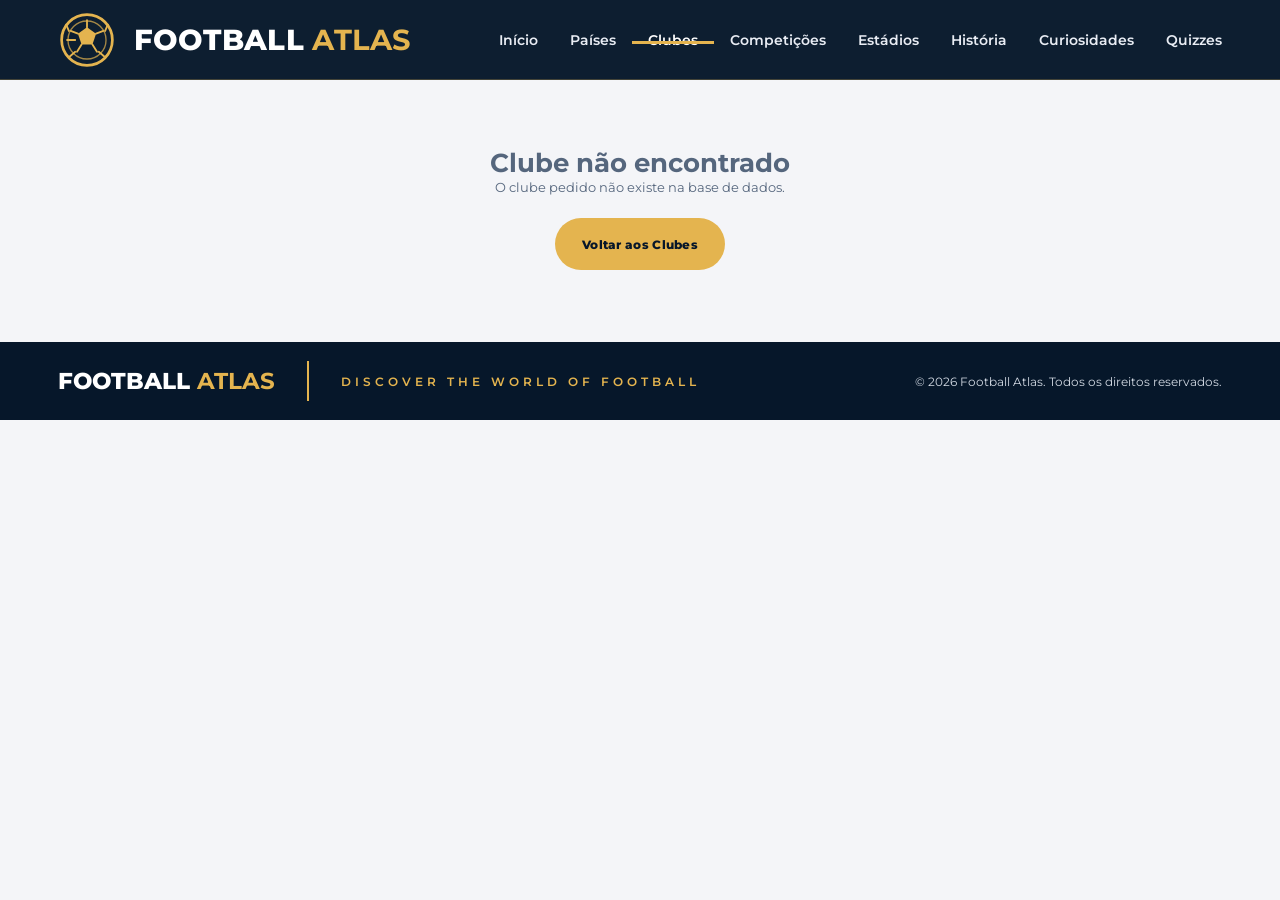
<file: pages/club.html>
<!DOCTYPE html>
<html lang="pt">
<head>
    <meta charset="UTF-8">
    <meta name="viewport" content="width=device-width, initial-scale=1.0">
    <meta name="description" content="Ficha detalhada do clube no Football Atlas: história, títulos, estatísticas, plantel atual, lendas, curiosidades e fotografias.">
    <meta name="theme-color" content="#06172a">

    <title>Clube | Football Atlas</title>

    <link rel="preconnect" href="https://fonts.googleapis.com">
    <link rel="preconnect" href="https://fonts.gstatic.com" crossorigin>
    <link href="https://fonts.googleapis.com/css2?family=Montserrat:wght@400;500;600;700;800&display=swap" rel="stylesheet">

    <link rel="stylesheet" href="../style.css">
    <script src="../data.js" defer></script>
    <script src="../main.js" defer></script>
</head>

<body>
    <header class="site-header">
        <a class="brand" href="../index.html" aria-label="Football Atlas — início">
            <span class="brand-mark" aria-hidden="true">
                <svg viewBox="0 0 64 64" fill="none">
                    <circle cx="32" cy="32" r="28" stroke="currentColor" stroke-width="3"/>
                    <circle cx="32" cy="32" r="21" stroke="currentColor" stroke-width="1.5" opacity=".7"/>
                    <path d="M32 18 42 25 38 37 26 37 22 25 32 18Z" fill="currentColor"/>
                    <path d="M32 18v-8M42 25l8-3M38 37l5 8M26 37l-5 8M22 25l-8-3M10 32h9M45 45l7 6M19 45l-7 6M52 22l3-7M12 22l-3-7"
                          stroke="currentColor" stroke-width="2" stroke-linecap="round"/>
                </svg>
            </span>

            <span class="brand-name">FOOTBALL <strong>ATLAS</strong></span>
        </a>

        <button class="menu-toggle" id="menu-toggle" type="button"
                aria-label="Abrir menu" aria-controls="navigation" aria-expanded="false">
            <span></span>
            <span></span>
            <span></span>
        </button>

        <nav class="navigation" id="navigation" aria-label="Menu principal">
            <a class="nav-link" href="../index.html">Início</a>
            <a class="nav-link" href="countries.html">Países</a>
            <a class="nav-link is-current" href="clubs.html" aria-current="page">Clubes</a>
            <a class="nav-link" href="competitions.html">Competições</a>
            <a class="nav-link" href="stadiums.html">Estádios</a>
            <a class="nav-link" href="history.html">História</a>
            <a class="nav-link" href="curiosities.html">Curiosidades</a>
            <a class="nav-link" href="quizzes.html">Quizzes</a>
        </nav>
    </header>

    <main class="section">
        <div id="club-detail" aria-live="polite"></div>
    </main>

    <footer class="site-footer">
        <a class="footer-brand" href="../index.html">
            FOOTBALL <strong>ATLAS</strong>
        </a>

        <span class="footer-divider" aria-hidden="true"></span>

        <p class="footer-slogan">DISCOVER THE WORLD OF FOOTBALL</p>

        <p class="copyright">
            © 2026 Football Atlas. Todos os direitos reservados.
        </p>
    </footer>
</body>
</html>
</file>
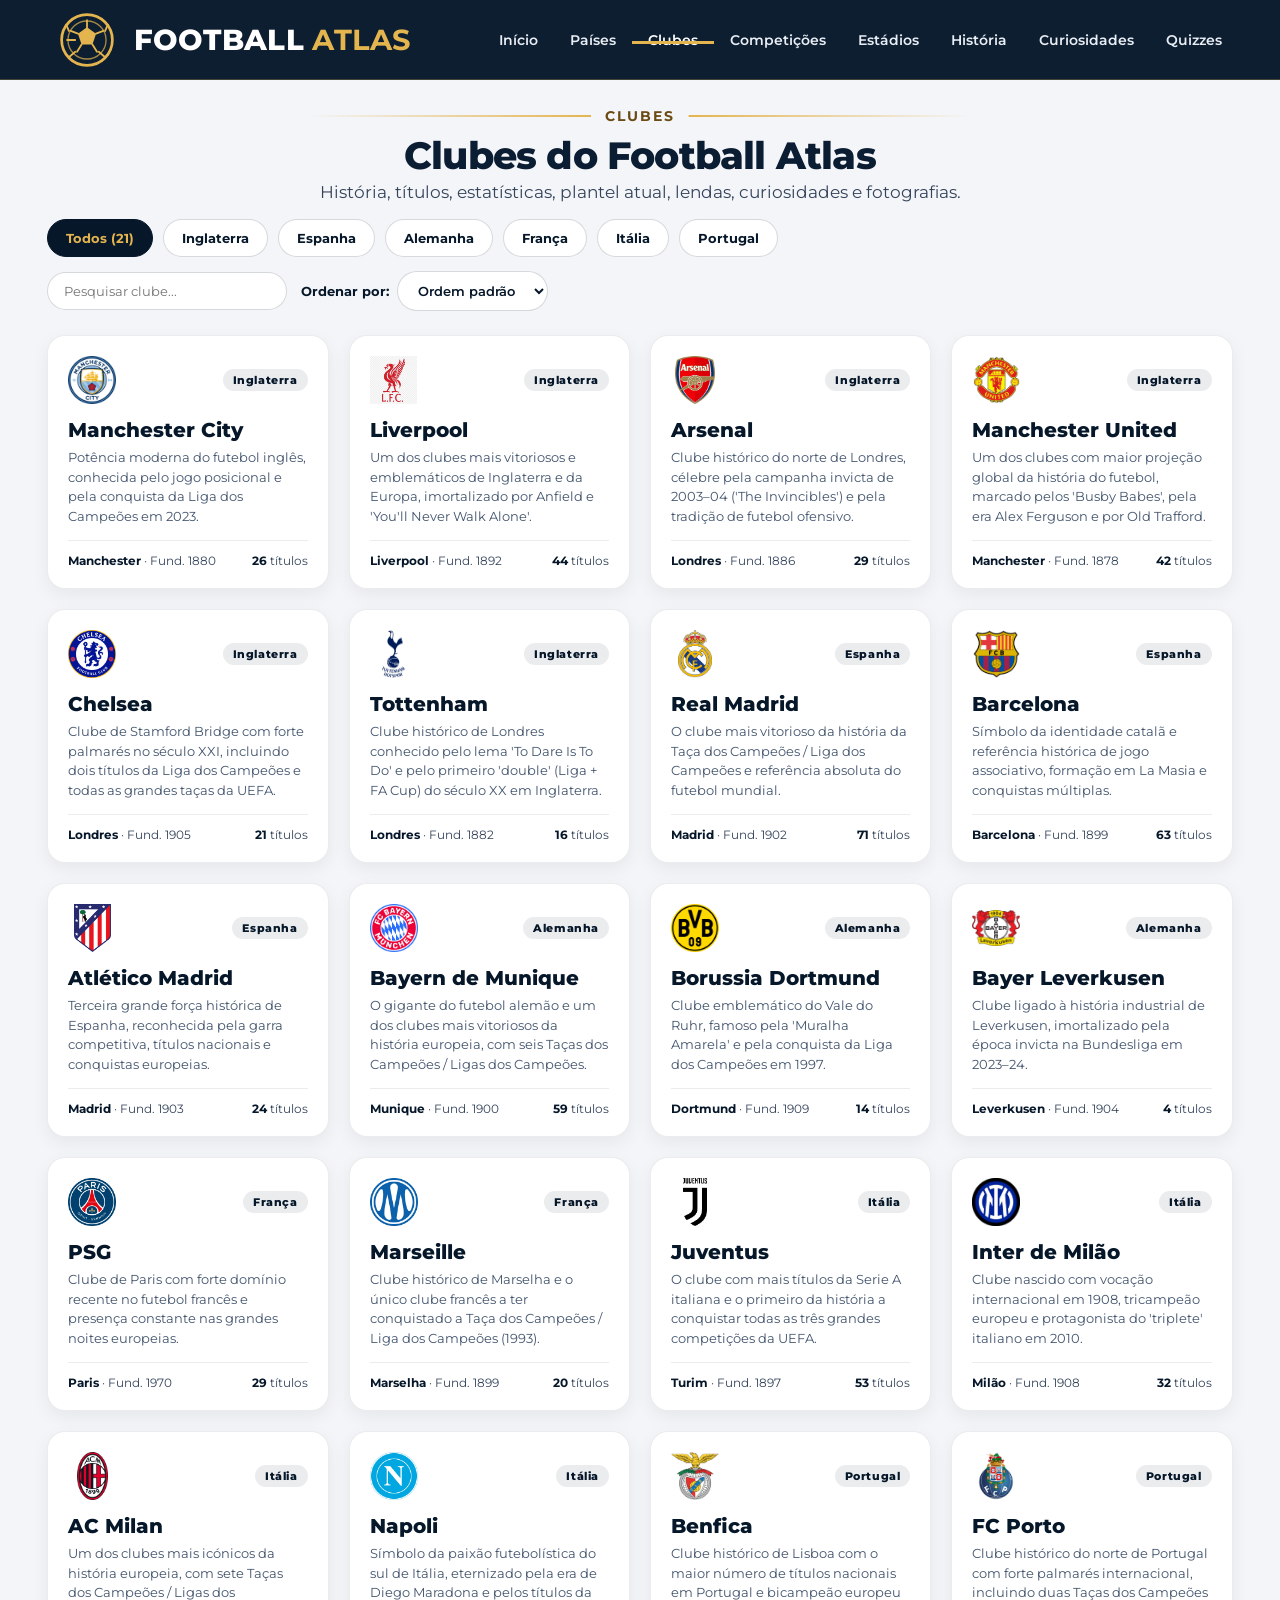
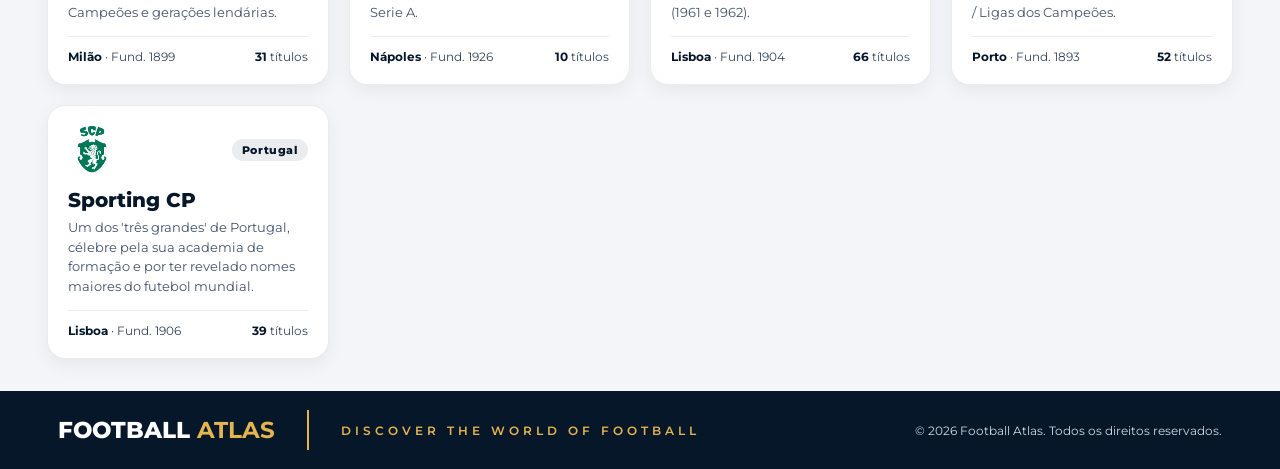
<file: pages/clubs.html>
<!DOCTYPE html>
<html lang="pt">
<head>
    <meta charset="UTF-8">
    <meta name="viewport" content="width=device-width, initial-scale=1.0">
    <meta name="description" content="Explora os 21 clubes do Football Atlas: história, títulos, estatísticas, plantel atual, lendas, curiosidades e fotografias.">
    <meta name="theme-color" content="#06172a">

    <title>Clubes | Football Atlas</title>

    <link rel="preconnect" href="https://fonts.googleapis.com">
    <link rel="preconnect" href="https://fonts.gstatic.com" crossorigin>
    <link href="https://fonts.googleapis.com/css2?family=Montserrat:wght@400;500;600;700;800&display=swap" rel="stylesheet">

    <link rel="stylesheet" href="../style.css">
    <script src="../data.js" defer></script>
    <script src="../main.js" defer></script>
</head>

<body>
    <header class="site-header">
        <a class="brand" href="../index.html" aria-label="Football Atlas — início">
            <span class="brand-mark" aria-hidden="true">
                <svg viewBox="0 0 64 64" fill="none">
                    <circle cx="32" cy="32" r="28" stroke="currentColor" stroke-width="3"/>
                    <circle cx="32" cy="32" r="21" stroke="currentColor" stroke-width="1.5" opacity=".7"/>
                    <path d="M32 18 42 25 38 37 26 37 22 25 32 18Z" fill="currentColor"/>
                    <path d="M32 18v-8M42 25l8-3M38 37l5 8M26 37l-5 8M22 25l-8-3M10 32h9M45 45l7 6M19 45l-7 6M52 22l3-7M12 22l-3-7"
                          stroke="currentColor" stroke-width="2" stroke-linecap="round"/>
                </svg>
            </span>

            <span class="brand-name">FOOTBALL <strong>ATLAS</strong></span>
        </a>

        <button class="menu-toggle" id="menu-toggle" type="button"
                aria-label="Abrir menu" aria-controls="navigation" aria-expanded="false">
            <span></span>
            <span></span>
            <span></span>
        </button>

        <nav class="navigation" id="navigation" aria-label="Menu principal">
            <a class="nav-link" href="../index.html">Início</a>
            <a class="nav-link" href="countries.html">Países</a>
            <a class="nav-link is-current" href="clubs.html" aria-current="page">Clubes</a>
            <a class="nav-link" href="competitions.html">Competições</a>
            <a class="nav-link" href="stadiums.html">Estádios</a>
            <a class="nav-link" href="history.html">História</a>
            <a class="nav-link" href="curiosities.html">Curiosidades</a>
            <a class="nav-link" href="quizzes.html">Quizzes</a>
        </nav>
    </header>

    <main class="section">
        <div class="section-heading">
            <div class="eyebrow centered">
                <i></i>
                <span>CLUBES</span>
                <i></i>
            </div>

            <h1>Clubes do Football Atlas</h1>
            <p>História, títulos, estatísticas, plantel atual, lendas, curiosidades e fotografias.</p>
        </div>

        <div class="countries-toolbar" role="region" aria-label="Filtrar clubes">
            <div class="filter-buttons" id="club-country-filters" role="group" aria-label="Filtrar por país">
                <button type="button" class="filter-btn is-active" data-country="ALL">Todos (21)</button>
                <button type="button" class="filter-btn" data-country="Inglaterra">Inglaterra</button>
                <button type="button" class="filter-btn" data-country="Espanha">Espanha</button>
                <button type="button" class="filter-btn" data-country="Alemanha">Alemanha</button>
                <button type="button" class="filter-btn" data-country="França">França</button>
                <button type="button" class="filter-btn" data-country="Itália">Itália</button>
                <button type="button" class="filter-btn" data-country="Portugal">Portugal</button>
            </div>

            <div class="toolbar-controls">
                <label class="search-box">
                    <span class="sr-only">Pesquisar clube</span>
                    <input type="search" id="club-search" placeholder="Pesquisar clube..." autocomplete="off">
                </label>

                <div class="sort-control">
                    <label for="club-sort">Ordenar por:</label>
                    <select id="club-sort" class="filter-select">
                        <option value="default">Ordem padrão</option>
                        <option value="name-asc">Nome (A–Z)</option>
                        <option value="name-desc">Nome (Z–A)</option>
                        <option value="titles-desc">Mais títulos</option>
                        <option value="founded-asc">Mais antigos</option>
                    </select>
                </div>
            </div>
        </div>

        <div class="countries-grid" id="clubs-grid" aria-live="polite"></div>
    </main>

    <footer class="site-footer">
        <a class="footer-brand" href="../index.html">
            FOOTBALL <strong>ATLAS</strong>
        </a>

        <span class="footer-divider" aria-hidden="true"></span>

        <p class="footer-slogan">DISCOVER THE WORLD OF FOOTBALL</p>

        <p class="copyright">
            © 2026 Football Atlas. Todos os direitos reservados.
        </p>
    </footer>
</body>
</html>
</file>
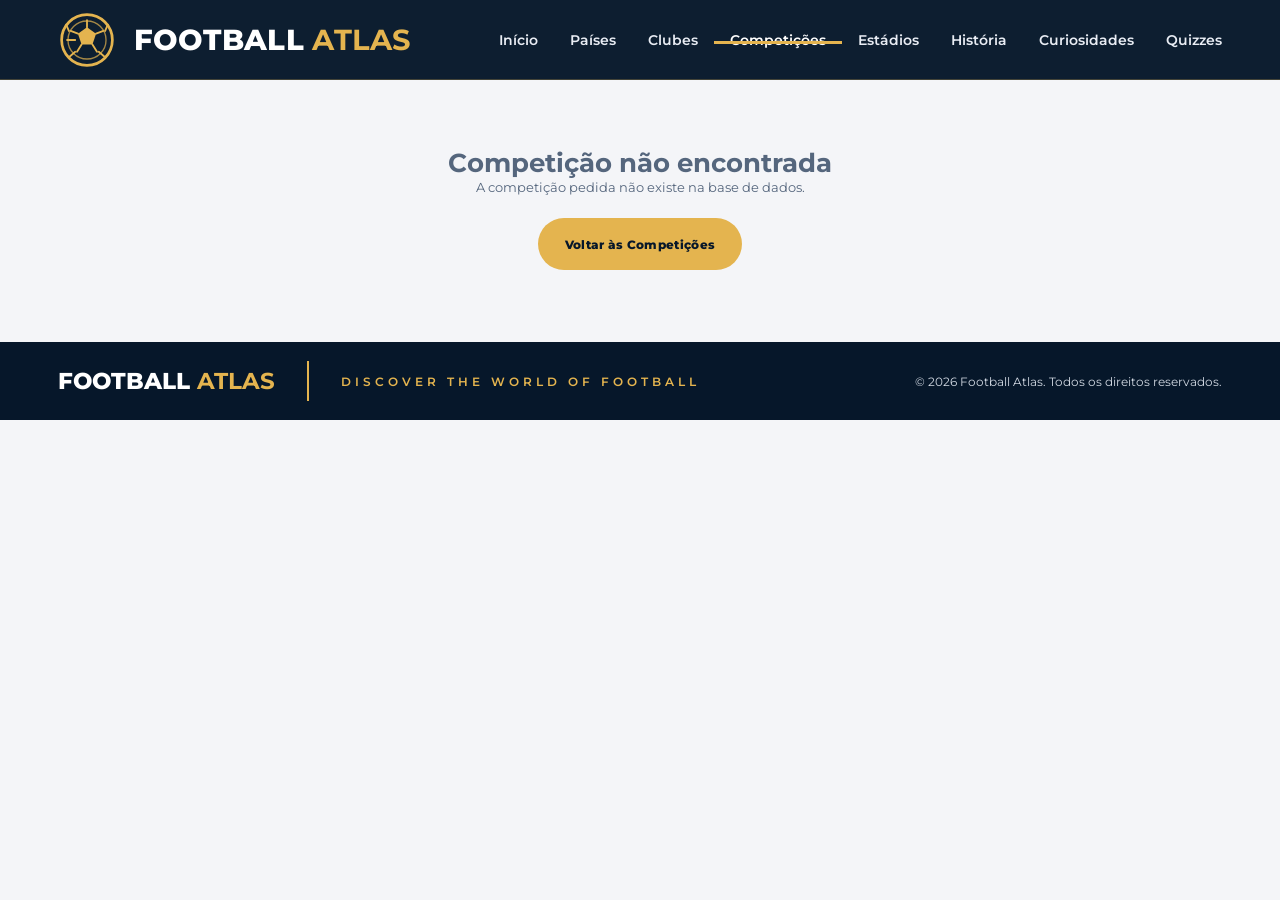
<file: pages/competition.html>
<!DOCTYPE html>
<html lang="pt">
<head>
    <meta charset="UTF-8">
    <meta name="viewport" content="width=device-width, initial-scale=1.0">
    <meta name="description" content="Ficha detalhada da competição no Football Atlas: história do troféu, participantes e histórico de vencedores.">
    <meta name="theme-color" content="#06172a">

    <title>Competição | Football Atlas</title>

    <link rel="preconnect" href="https://fonts.googleapis.com">
    <link rel="preconnect" href="https://fonts.gstatic.com" crossorigin>
    <link href="https://fonts.googleapis.com/css2?family=Montserrat:wght@400;500;600;700;800&display=swap" rel="stylesheet">

    <link rel="stylesheet" href="../style.css">
    <script src="../data.js" defer></script>
    <script src="../main.js" defer></script>
</head>

<body>
    <header class="site-header">
        <a class="brand" href="../index.html" aria-label="Football Atlas — início">
            <span class="brand-mark" aria-hidden="true">
                <svg viewBox="0 0 64 64" fill="none">
                    <circle cx="32" cy="32" r="28" stroke="currentColor" stroke-width="3"/>
                    <circle cx="32" cy="32" r="21" stroke="currentColor" stroke-width="1.5" opacity=".7"/>
                    <path d="M32 18 42 25 38 37 26 37 22 25 32 18Z" fill="currentColor"/>
                    <path d="M32 18v-8M42 25l8-3M38 37l5 8M26 37l-5 8M22 25l-8-3M10 32h9M45 45l7 6M19 45l-7 6M52 22l3-7M12 22l-3-7"
                          stroke="currentColor" stroke-width="2" stroke-linecap="round"/>
                </svg>
            </span>

            <span class="brand-name">FOOTBALL <strong>ATLAS</strong></span>
        </a>

        <button class="menu-toggle" id="menu-toggle" type="button"
                aria-label="Abrir menu" aria-controls="navigation" aria-expanded="false">
            <span></span>
            <span></span>
            <span></span>
        </button>

        <nav class="navigation" id="navigation" aria-label="Menu principal">
            <a class="nav-link" href="../index.html">Início</a>
            <a class="nav-link" href="countries.html">Países</a>
            <a class="nav-link" href="clubs.html">Clubes</a>
            <a class="nav-link is-current" href="competitions.html" aria-current="page">Competições</a>
            <a class="nav-link" href="stadiums.html">Estádios</a>
            <a class="nav-link" href="history.html">História</a>
            <a class="nav-link" href="curiosities.html">Curiosidades</a>
            <a class="nav-link" href="quizzes.html">Quizzes</a>
        </nav>
    </header>

    <main class="section">
        <div id="competition-detail" aria-live="polite"></div>
    </main>

    <footer class="site-footer">
        <a class="footer-brand" href="../index.html">
            FOOTBALL <strong>ATLAS</strong>
        </a>

        <span class="footer-divider" aria-hidden="true"></span>

        <p class="footer-slogan">DISCOVER THE WORLD OF FOOTBALL</p>

        <p class="copyright">
            © 2026 Football Atlas. Todos os direitos reservados.
        </p>
    </footer>
</body>
</html>
</file>
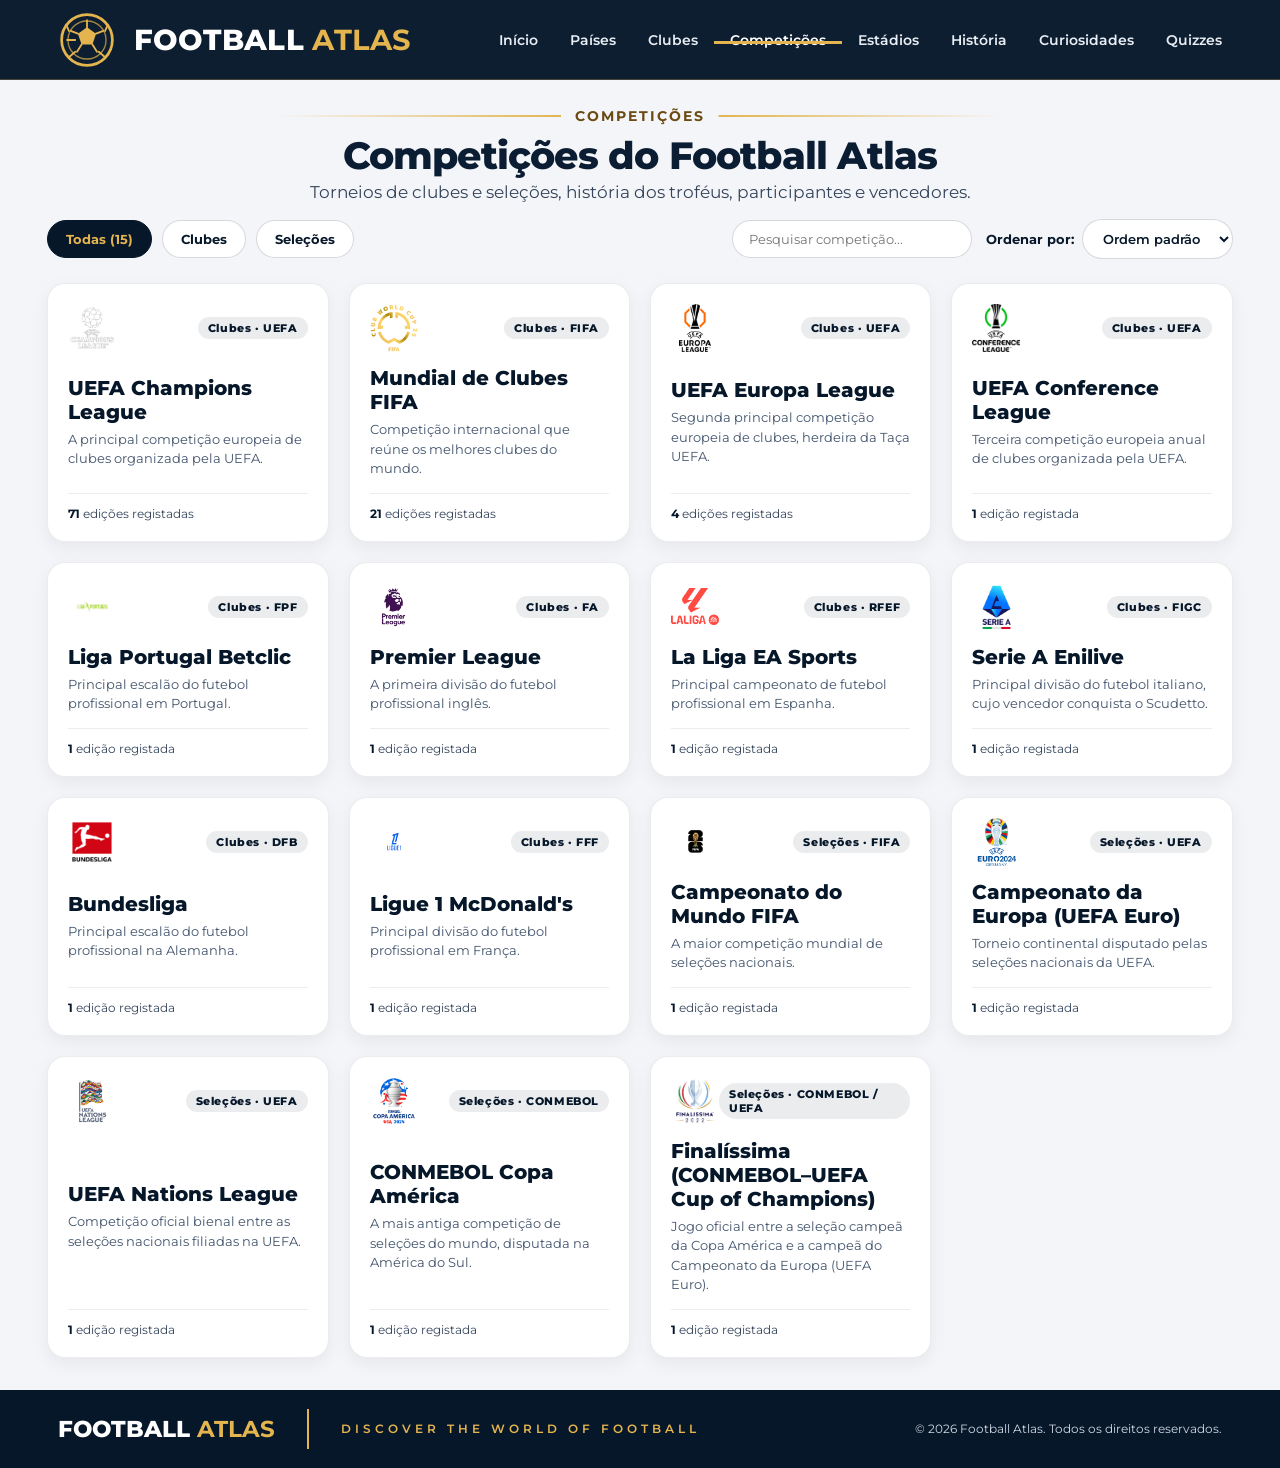
<file: pages/competitions.html>
<!DOCTYPE html>
<html lang="pt">
<head>
    <meta charset="UTF-8">
    <meta name="viewport" content="width=device-width, initial-scale=1.0">
    <meta name="description" content="Explora as competições do Football Atlas: torneios de clubes e seleções, história dos troféus, participantes e vencedores.">
    <meta name="theme-color" content="#06172a">

    <title>Competições | Football Atlas</title>

    <link rel="preconnect" href="https://fonts.googleapis.com">
    <link rel="preconnect" href="https://fonts.gstatic.com" crossorigin>
    <link href="https://fonts.googleapis.com/css2?family=Montserrat:wght@400;500;600;700;800&display=swap" rel="stylesheet">

    <link rel="stylesheet" href="../style.css">
    <script src="../data.js" defer></script>
    <script src="../main.js" defer></script>
</head>

<body>
    <header class="site-header">
        <a class="brand" href="../index.html" aria-label="Football Atlas — início">
            <span class="brand-mark" aria-hidden="true">
                <svg viewBox="0 0 64 64" fill="none">
                    <circle cx="32" cy="32" r="28" stroke="currentColor" stroke-width="3"/>
                    <circle cx="32" cy="32" r="21" stroke="currentColor" stroke-width="1.5" opacity=".7"/>
                    <path d="M32 18 42 25 38 37 26 37 22 25 32 18Z" fill="currentColor"/>
                    <path d="M32 18v-8M42 25l8-3M38 37l5 8M26 37l-5 8M22 25l-8-3M10 32h9M45 45l7 6M19 45l-7 6M52 22l3-7M12 22l-3-7"
                          stroke="currentColor" stroke-width="2" stroke-linecap="round"/>
                </svg>
            </span>

            <span class="brand-name">FOOTBALL <strong>ATLAS</strong></span>
        </a>

        <button class="menu-toggle" id="menu-toggle" type="button"
                aria-label="Abrir menu" aria-controls="navigation" aria-expanded="false">
            <span></span>
            <span></span>
            <span></span>
        </button>

        <nav class="navigation" id="navigation" aria-label="Menu principal">
            <a class="nav-link" href="../index.html">Início</a>
            <a class="nav-link" href="countries.html">Países</a>
            <a class="nav-link" href="clubs.html">Clubes</a>
            <a class="nav-link is-current" href="competitions.html" aria-current="page">Competições</a>
            <a class="nav-link" href="stadiums.html">Estádios</a>
            <a class="nav-link" href="history.html">História</a>
            <a class="nav-link" href="curiosities.html">Curiosidades</a>
            <a class="nav-link" href="quizzes.html">Quizzes</a>
        </nav>
    </header>

    <main class="section">
        <div class="section-heading">
            <div class="eyebrow centered">
                <i></i>
                <span>COMPETIÇÕES</span>
                <i></i>
            </div>

            <h1>Competições do Football Atlas</h1>
            <p>Torneios de clubes e seleções, história dos troféus, participantes e vencedores.</p>
        </div>

        <div class="countries-toolbar" role="region" aria-label="Filtrar competições">
            <div class="filter-buttons" id="competition-category-filters" role="group" aria-label="Filtrar por categoria">
                <button type="button" class="filter-btn is-active" data-category="ALL">Todas</button>
                <button type="button" class="filter-btn" data-category="Clubes">Clubes</button>
                <button type="button" class="filter-btn" data-category="Seleções">Seleções</button>
            </div>

            <div class="toolbar-controls">
                <label class="search-box">
                    <span class="sr-only">Pesquisar competição</span>
                    <input type="search" id="competition-search" placeholder="Pesquisar competição..." autocomplete="off">
                </label>

                <div class="sort-control">
                    <label for="competition-sort">Ordenar por:</label>
                    <select id="competition-sort" class="filter-select">
                        <option value="default">Ordem padrão</option>
                        <option value="name-asc">Nome (A–Z)</option>
                        <option value="name-desc">Nome (Z–A)</option>
                    </select>
                </div>
            </div>
        </div>

        <div class="countries-grid" id="competitions-grid" aria-live="polite"></div>
    </main>

    <footer class="site-footer">
        <a class="footer-brand" href="../index.html">
            FOOTBALL <strong>ATLAS</strong>
        </a>

        <span class="footer-divider" aria-hidden="true"></span>

        <p class="footer-slogan">DISCOVER THE WORLD OF FOOTBALL</p>

        <p class="copyright">
            © 2026 Football Atlas. Todos os direitos reservados.
        </p>
    </footer>
</body>
</html>
</file>
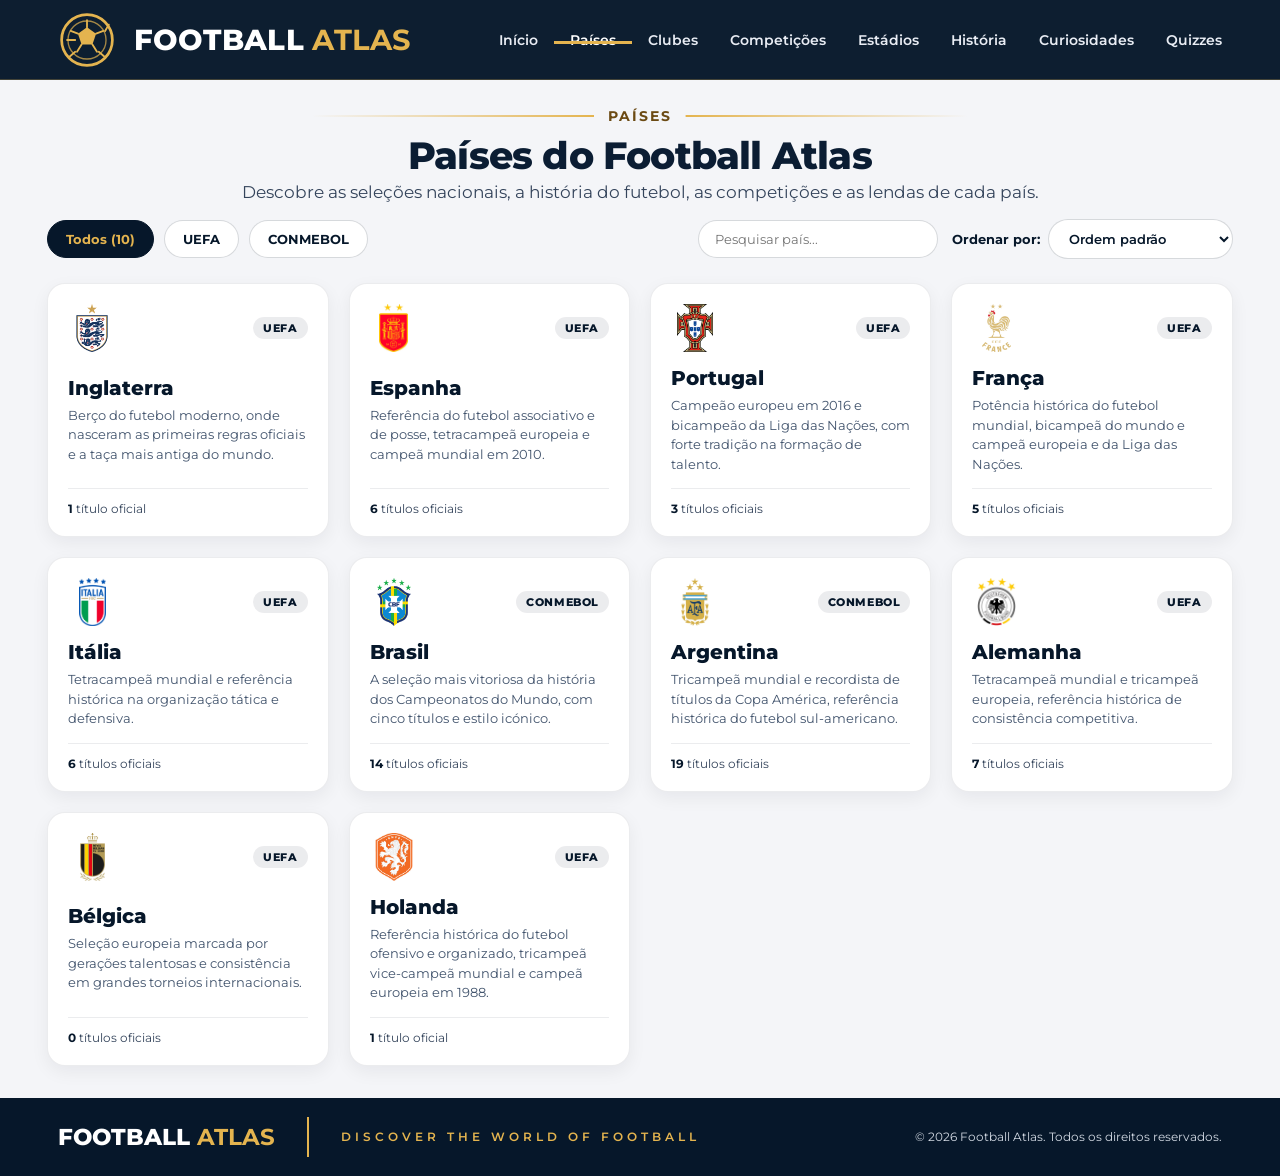
<file: pages/countries.html>
<!DOCTYPE html>
<html lang="pt">
<head>
    <meta charset="UTF-8">
    <meta name="viewport" content="width=device-width, initial-scale=1.0">

    <meta
        name="description"
        content="Explora os países do Football Atlas, as suas seleções nacionais, história, competições e jogadores históricos."
    >
    <meta name="theme-color" content="#06172a">

    <title>Países | Football Atlas</title>

    <link rel="preconnect" href="https://fonts.googleapis.com">
    <link rel="preconnect" href="https://fonts.gstatic.com" crossorigin>
    <link
        href="https://fonts.googleapis.com/css2?family=Montserrat:wght@400;500;600;700;800&display=swap"
        rel="stylesheet"
    >

    <link rel="stylesheet" href="../style.css">

    <script src="../data.js" defer></script>
    <script src="../main.js" defer></script>
</head>

<body>
    <header class="site-header">
        <a
            class="brand"
            href="../index.html"
            aria-label="Football Atlas — início"
        >
            <span class="brand-mark" aria-hidden="true">
                <svg viewBox="0 0 64 64" fill="none">
                    <circle
                        cx="32"
                        cy="32"
                        r="28"
                        stroke="currentColor"
                        stroke-width="3"
                    />
                    <circle
                        cx="32"
                        cy="32"
                        r="21"
                        stroke="currentColor"
                        stroke-width="1.5"
                        opacity=".7"
                    />
                    <path
                        d="M32 18 42 25 38 37 26 37 22 25 32 18Z"
                        fill="currentColor"
                    />
                    <path
                        d="M32 18V10M42 25l8-3M38 37l5 8M26 37l-5 8M22 25l-8-3M10 32h9M45 45l7 6M19 45l-7 6M52 22l4-7"
                        stroke="currentColor"
                        stroke-width="2"
                        stroke-linecap="round"
                    />
                </svg>
            </span>

            <span class="brand-name">
                FOOTBALL <strong>ATLAS</strong>
            </span>
        </a>

        <button
            class="menu-toggle"
            id="menu-toggle"
            type="button"
            aria-label="Abrir menu"
            aria-controls="navigation"
            aria-expanded="false"
        >
            <span></span>
            <span></span>
            <span></span>
        </button>

        <nav
            class="navigation"
            id="navigation"
            aria-label="Menu principal"
        >
            <a class="nav-link" href="../index.html">Início</a>
            <a
                class="nav-link is-current"
                href="countries.html"
                aria-current="page"
            >Países</a>
            <a class="nav-link" href="clubs.html">Clubes</a>
            <a class="nav-link" href="competitions.html">Competições</a>
            <a class="nav-link" href="stadiums.html">Estádios</a>
            <a class="nav-link" href="history.html">História</a>
            <a class="nav-link" href="curiosities.html">Curiosidades</a>
            <a class="nav-link" href="quizzes.html">Quizzes</a>
        </nav>
    </header>

    <main class="section">
        <div class="section-heading">
            <div class="eyebrow centered">
                <i></i>
                <span>PAÍSES</span>
                <i></i>
            </div>

            <h1>Países do Football Atlas</h1>

            <p>
                Descobre as seleções nacionais, a história do futebol,
                as competições e as lendas de cada país.
            </p>
        </div>

        <div
            class="countries-toolbar"
            role="region"
            aria-label="Filtrar países"
        >
            <div
                class="filter-buttons"
                role="group"
                aria-label="Filtrar por confederação"
            >
                <button
                    type="button"
                    class="filter-btn is-active"
                    data-filter="ALL"
                    aria-pressed="true"
                >
                    Todos (10)
                </button>

                <button
                    type="button"
                    class="filter-btn"
                    data-filter="UEFA"
                    aria-pressed="false"
                >
                    UEFA
                </button>

                <button
                    type="button"
                    class="filter-btn"
                    data-filter="CONMEBOL"
                    aria-pressed="false"
                >
                    CONMEBOL
                </button>
            </div>

            <div class="toolbar-controls">
                <label class="search-box">
                    <span class="sr-only">Pesquisar país</span>

                    <input
                        type="search"
                        id="country-search"
                        placeholder="Pesquisar país..."
                        autocomplete="off"
                    >
                </label>

                <div class="sort-control">
                    <label for="country-sort">Ordenar por:</label>

                    <select
                        id="country-sort"
                        class="filter-select"
                    >
                        <option value="default">Ordem padrão</option>
                        <option value="name-asc">Nome (A–Z)</option>
                        <option value="name-desc">Nome (Z–A)</option>
                        <option value="titles-desc">
                            Mais títulos oficiais
                        </option>
                    </select>
                </div>
            </div>
        </div>

        <div
            class="countries-grid"
            id="countries-grid"
            aria-live="polite"
        ></div>
    </main>

    <footer class="site-footer">
        <a class="footer-brand" href="../index.html">
            FOOTBALL <strong>ATLAS</strong>
        </a>

        <span class="footer-divider" aria-hidden="true"></span>

        <p class="footer-slogan">
            DISCOVER THE WORLD OF FOOTBALL
        </p>

        <p class="copyright">
            © 2026 Football Atlas. Todos os direitos reservados.
        </p>
    </footer>
</body>
</html>
</file>
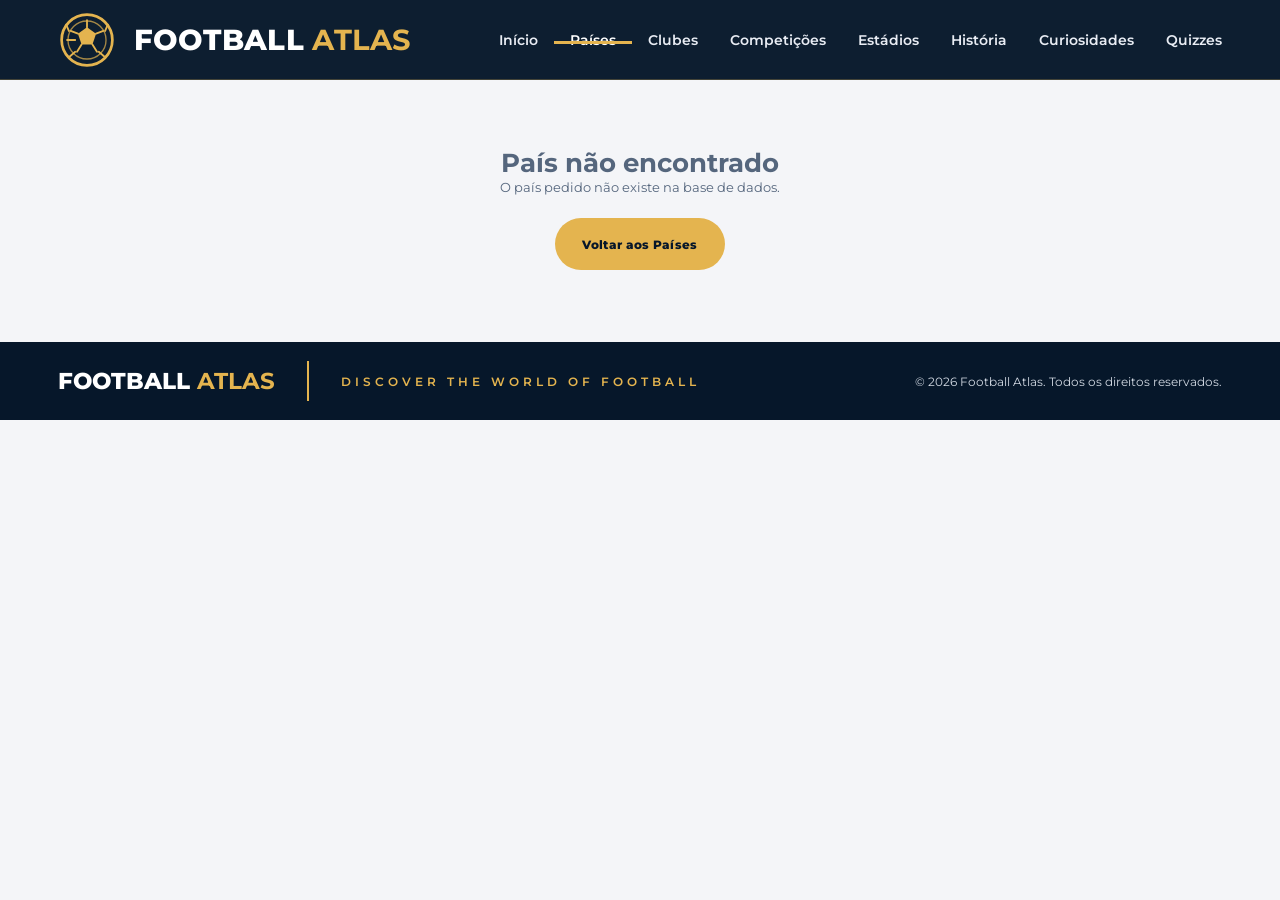
<file: pages/country.html>
<!DOCTYPE html>
<html lang="pt">
<head>
    <meta charset="UTF-8">
    <meta name="viewport" content="width=device-width, initial-scale=1.0">
    <meta name="description" content="Ficha detalhada do país e seleção no Football Atlas: história, títulos, principais competições e jogadores históricos.">
    <meta name="theme-color" content="#06172a">

    <title>País | Football Atlas</title>

    <link rel="preconnect" href="https://fonts.googleapis.com">
    <link rel="preconnect" href="https://fonts.gstatic.com" crossorigin>
    <link href="https://fonts.googleapis.com/css2?family=Montserrat:wght@400;500;600;700;800&display=swap" rel="stylesheet">

    <link rel="stylesheet" href="../style.css">
    <script src="../data.js" defer></script>
    <script src="../main.js" defer></script>
</head>

<body>
    <header class="site-header">
        <a class="brand" href="../index.html" aria-label="Football Atlas — início">
            <span class="brand-mark" aria-hidden="true">
                <svg viewBox="0 0 64 64" fill="none">
                    <circle cx="32" cy="32" r="28" stroke="currentColor" stroke-width="3"/>
                    <circle cx="32" cy="32" r="21" stroke="currentColor" stroke-width="1.5" opacity=".7"/>
                    <path d="M32 18 42 25 38 37 26 37 22 25 32 18Z" fill="currentColor"/>
                    <path d="M32 18v-8M42 25l8-3M38 37l5 8M26 37l-5 8M22 25l-8-3M10 32h9M45 45l7 6M19 45l-7 6M52 22l3-7M12 22l-3-7"
                          stroke="currentColor" stroke-width="2" stroke-linecap="round"/>
                </svg>
            </span>

            <span class="brand-name">FOOTBALL <strong>ATLAS</strong></span>
        </a>

        <button class="menu-toggle" id="menu-toggle" type="button"
                aria-label="Abrir menu" aria-controls="navigation" aria-expanded="false">
            <span></span>
            <span></span>
            <span></span>
        </button>

        <nav class="navigation" id="navigation" aria-label="Menu principal">
            <a class="nav-link" href="../index.html">Início</a>
            <a class="nav-link is-current" href="countries.html" aria-current="page">Países</a>
            <a class="nav-link" href="clubs.html">Clubes</a>
            <a class="nav-link" href="competitions.html">Competições</a>
            <a class="nav-link" href="stadiums.html">Estádios</a>
            <a class="nav-link" href="history.html">História</a>
            <a class="nav-link" href="curiosities.html">Curiosidades</a>
            <a class="nav-link" href="quizzes.html">Quizzes</a>
        </nav>
    </header>

    <main class="section">
        <div id="country-detail" aria-live="polite"></div>
    </main>

    <footer class="site-footer">
        <a class="footer-brand" href="../index.html">
            FOOTBALL <strong>ATLAS</strong>
        </a>

        <span class="footer-divider" aria-hidden="true"></span>

        <p class="footer-slogan">DISCOVER THE WORLD OF FOOTBALL</p>

        <p class="copyright">
            © 2026 Football Atlas. Todos os direitos reservados.
        </p>
    </footer>
</body>
</html>
</file>
<file: style.css>
:root {
    --navy: #06172a;
    --navy-light: #0b2039;
    --gold: #e4b44f;
    --gold-light: #f0c86d;
    --white: #ffffff;
    --ink: #0b1d33;
    --font: "Montserrat", sans-serif;
}

*,
*::before,
*::after {
    margin: 0;
    padding: 0;
    box-sizing: border-box;
}

html {
    scroll-behavior: smooth;
    scroll-padding-top: 90px;
}

body {
    font-family: var(--font);
    color: var(--ink);
    background: #f4f5f8;
}

a {
    color: inherit;
    text-decoration: none;
}

:focus-visible {
    outline: 3px solid var(--gold-light);
    outline-offset: 4px;
}

/* CABEÇALHO */

.site-header {
    height: 80px;
    padding: 0 4.5%;
    background: rgba(6, 23, 42, 0.97);
    border-bottom: 1px solid rgba(228, 180, 79, 0.25);
    display: flex;
    align-items: center;
    justify-content: space-between;
    gap: 30px;
    position: sticky;
    top: 0;
    z-index: 1000;
    backdrop-filter: blur(14px);
}

.brand {
    display: inline-flex;
    align-items: center;
    gap: 18px;
    flex-shrink: 0;
    color: var(--white);
}

.brand-mark {
    display: inline-flex;
    width: 58px;
    height: 58px;
    color: var(--gold);
}

.brand-mark svg {
    width: 100%;
    height: 100%;
}

.brand-name {
    font-size: clamp(18px, 2.25vw, 32px);
    font-weight: 800;
    letter-spacing: 0.3px;
    white-space: nowrap;
}

.brand-name strong,
.footer-brand strong {
    color: var(--gold);
}

.navigation {
    display: flex;
    align-items: center;
    align-self: stretch;
    gap: clamp(16px, 2.5vw, 42px);
}

.nav-link {
    color: #e9edf4;
    font-size: 14px;
    font-weight: 600;
    display: inline-flex;
    align-items: center;
    position: relative;
    transition: color 0.2s ease;
}

.nav-link::after {
    content: "";
    height: 3px;
    position: absolute;
    bottom: 5px;
    left: -16px;
    right: -16px;
    background: var(--gold);
    transform: scaleX(0);
    transition: transform 0.22s ease;
}

.nav-link:hover,
.nav-link.is-current {
    color: var(--white);
}

.nav-link:hover::after,
.nav-link.is-current::after {
    transform: scaleX(1);
}

/* BOTÃO DO MENU MÓVEL */

.menu-toggle {
    display: none;
    width: 44px;
    height: 44px;
    border: 0;
    background: transparent;
    color: var(--white);
    cursor: pointer;
    align-items: center;
    justify-content: center;
    flex-direction: column;
    gap: 6px;
    flex-shrink: 0;
}

.menu-toggle span {
    width: 29px;
    height: 3px;
    border-radius: 3px;
    background: currentColor;
    transition: transform 0.2s, opacity 0.2s;
}

.menu-toggle[aria-expanded="true"] span:first-child {
    transform: translateY(9px) rotate(45deg);
}

.menu-toggle[aria-expanded="true"] span:nth-child(2) {
    opacity: 0;
}

.menu-toggle[aria-expanded="true"] span:last-child {
    transform: translateY(-9px) rotate(-45deg);
}

/* HERO PRINCIPAL */

.hero {
    min-height: 402px;
    position: relative;
    isolation: isolate;
    display: flex;
    align-items: center;
    padding: 46px 5.4%;
    color: var(--white);
    background-color: var(--navy);
    background-image:
        url("../assets/images/hero.jpg"),
        radial-gradient(circle at 80% 40%, rgba(228, 180, 79, 0.25), transparent 45%),
        linear-gradient(135deg, #0b2a4a, #06172a);
    background-size: cover;
    background-position: center 54%;
}

.hero-shade {
    position: absolute;
    inset: 0;
    z-index: -1;
    background: linear-gradient(
        90deg,
        rgba(4, 19, 37, 0.97) 0%,
        rgba(5, 22, 42, 0.82) 38%,
        rgba(5, 22, 42, 0.16) 100%
    );
}

.hero-content {
    width: min(100%, 720px);
}

.eyebrow {
    display: flex;
    align-items: center;
    gap: 16px;
    color: var(--gold);
    font-size: 15px;
    font-weight: 700;
    letter-spacing: 1.7px;
}

.eyebrow > i {
    display: block;
    height: 2px;
    width: 130px;
    background: linear-gradient(90deg, var(--gold), transparent);
}

.hero h1 {
    margin: 13px 0 10px;
    font-size: clamp(43px, 4.6vw, 69px);
    line-height: 1.04;
    letter-spacing: -2.1px;
    font-weight: 800;
}

.hero h1 span {
    color: var(--gold);
}

.hero p {
    max-width: 520px;
    color: #f0f2f6;
    font-size: 17px;
    line-height: 1.55;
    font-weight: 500;
}

.primary-button {
    display: inline-flex;
    align-items: center;
    justify-content: center;
    gap: 16px;
    margin-top: 23px;
    min-height: 52px;
    padding: 0 27px;
    border-radius: 999px;
    background: var(--gold);
    color: #07172a;
    font-size: 12px;
    font-weight: 800;
    letter-spacing: 0.3px;
    transition: background 0.2s, transform 0.2s, box-shadow 0.2s;
}

.primary-button svg {
    width: 20px;
    height: 20px;
    fill: none;
    stroke: currentColor;
    stroke-width: 2;
    stroke-linecap: round;
    stroke-linejoin: round;
}

.primary-button:hover {
    background: var(--gold-light);
    transform: translateY(-2px);
    box-shadow: 0 9px 24px #0003;
}

/* SECÇÃO EXPLORAR */

.section {
    padding: 27px 3.7% 32px;
}

.section-heading {
    text-align: center;
    margin: 0 auto 17px;
}

.eyebrow.centered {
    justify-content: center;
    gap: 14px;
    font-size: 14px;
    letter-spacing: 2px;
    color: #6b4a13;
}

.eyebrow.centered i {
    width: min(22vw, 330px);
    height: 2px;
    background: linear-gradient(90deg, transparent, var(--gold));
}

.eyebrow.centered i:last-child {
    transform: rotate(180deg);
}

.section-heading h2 {
    margin-top: 7px;
    font-size: clamp(24px, 2.45vw, 36px);
    letter-spacing: -0.7px;
    font-weight: 800;
}

.section-heading p {
    margin-top: 3px;
    color: #34445b;
    font-size: 17px;
}

/* CARTÕES COM CANTOS ARREDONDADOS */

.category-grid {
    display: grid;
    grid-template-columns: repeat(3, minmax(0, 1fr));
    gap: 18px 22px;
}

.category-card {
    min-width: 0;
    min-height: 124px;
    padding: 18px 18px 18px 24px;
    border-radius: 21px;
    overflow: hidden;
    isolation: isolate;
    position: relative;
    display: flex;
    align-items: center;
    gap: 22px;
    color: var(--white);
    background-color: var(--navy-light);
    background-size: cover;
    background-position: center;
    box-shadow: 0 5px 14px rgba(6, 23, 42, 0.07);
    transition: transform 0.25s ease, box-shadow 0.25s ease;
}

.category-card::before {
    content: "";
    position: absolute;
    inset: 0;
    z-index: -1;
    background: linear-gradient(
        90deg,
        rgba(6, 24, 47, 0.98) 0%,
        rgba(7, 27, 53, 0.88) 47%,
        rgba(7, 27, 53, 0.42) 100%
    );
    transition: background 0.25s ease;
}

.category-card:hover {
    transform: translateY(-4px);
    box-shadow: 0 13px 28px rgba(6, 23, 42, 0.2);
}

.category-card:hover::before {
    background: linear-gradient(
        90deg,
        rgba(6, 24, 47, 0.94),
        rgba(7, 27, 53, 0.76) 55%,
        rgba(7, 27, 53, 0.3)
    );
}

/* IMAGENS DOS CARTÕES */

.card-countries {
    background-image:
        url("../assets/images/countries.jpg"),
        radial-gradient(circle at 85% 20%, rgba(228, 180, 79, 0.35), transparent 45%),
        linear-gradient(135deg, #0b2a4a, #06172a);
}

.card-clubs {
    background-image:
        url("../assets/images/clubs.jpg"),
        repeating-linear-gradient(90deg, rgba(255, 255, 255, 0.06) 0 40px, transparent 40px 80px),
        linear-gradient(135deg, #0d3b2e, #06172a);
}

.card-competitions {
    background-image:
        url("../assets/images/competitions.jpg"),
        radial-gradient(circle at 80% 50%, rgba(240, 200, 109, 0.4), transparent 50%),
        linear-gradient(135deg, #142a4d, #06172a);
}

.card-stadiums {
    background-image:
        url("../assets/images/stadiums.jpg"),
        repeating-radial-gradient(circle at 90% 120%, rgba(255, 255, 255, 0.08) 0 14px, transparent 14px 30px),
        linear-gradient(135deg, #0b2a4a, #06172a);
}

.card-history {
    background-image:
        url("../assets/images/history.jpg"),
        linear-gradient(135deg, #3a2a14, #06172a);
}

.card-history::before {
    background: linear-gradient(
        90deg,
        rgba(6, 24, 47, 0.88),
        rgba(7, 27, 53, 0.64) 55%,
        rgba(7, 27, 53, 0.28)
    );
}

.card-quizzes {
    background-image:
        url("../assets/images/quizzes.jpg"),
        conic-gradient(from 200deg at 90% 10%, rgba(228, 180, 79, 0.3), transparent 25%, rgba(228, 180, 79, 0.15) 50%, transparent 75%),
        linear-gradient(135deg, #1a2550, #06172a);
}

/* ÍCONES SVG DOURADOS */

.card-icon {
    width: 60px;
    height: 60px;
    flex: 0 0 60px;
    color: var(--gold);
    display: inline-flex;
    align-items: center;
    justify-content: center;
}

.card-icon svg {
    width: 100%;
    height: 100%;
    fill: none;
    stroke: currentColor;
    stroke-width: 2.4;
    stroke-linecap: round;
    stroke-linejoin: round;
}

.card-copy {
    display: flex;
    flex-direction: column;
    gap: 7px;
    min-width: 0;
    padding-right: 20px;
}

.card-copy strong {
    font-size: 19px;
    line-height: 1.15;
    font-weight: 800;
}

.card-copy small {
    font-size: 12px;
    line-height: 1.45;
    font-weight: 500;
    color: #f1f4f9;
}

/* SETAS DOS CARTÕES */

.card-arrow {
    position: absolute;
    right: 15px;
    bottom: 14px;
    width: 34px;
    height: 34px;
    border: 1.5px solid var(--gold);
    border-radius: 50%;
    color: var(--white);
    display: flex;
    align-items: center;
    justify-content: center;
    transition: background 0.2s, color 0.2s, transform 0.2s;
}

.card-arrow svg {
    width: 21px;
    height: 21px;
    fill: none;
    stroke: currentColor;
    stroke-width: 2;
    stroke-linecap: round;
    stroke-linejoin: round;
}

.category-card:hover .card-arrow {
    background: var(--gold);
    color: var(--navy);
    transform: translateX(2px);
}

/* RODAPÉ */

.site-footer {
    min-height: 78px;
    padding: 18px 4.5%;
    display: flex;
    align-items: center;
    gap: 32px;
    background: var(--navy);
    color: var(--white);
}

.footer-brand {
    font-size: 23px;
    font-weight: 800;
    white-space: nowrap;
}

.footer-divider {
    height: 40px;
    width: 2px;
    background: var(--gold);
}

.footer-slogan {
    color: var(--gold);
    letter-spacing: 4px;
    font-size: 12px;
    font-weight: 600;
}

.copyright {
    margin-left: auto;
    color: #d1d8e2;
    font-size: 12px;
    text-align: right;
}

/* ECRÃS MÉDIOS */

@media (max-width: 1150px) {
    .site-header {
        padding-inline: 3%;
        gap: 18px;
    }

    .brand {
        gap: 10px;
    }

    .brand-mark {
        width: 48px;
        height: 48px;
    }

    .navigation {
        gap: 16px;
    }

    .nav-link {
        font-size: 12px;
    }

    .nav-link::after {
        left: -8px;
        right: -8px;
    }
}

@media (max-width: 1050px) {
    .category-grid {
        gap: 15px;
    }

    .category-card {
        padding-left: 17px;
        gap: 14px;
        min-height: 115px;
    }

    .card-icon {
        width: 48px;
        height: 48px;
        flex-basis: 48px;
    }

    .card-copy strong {
        font-size: 16px;
    }

    .card-copy small {
        font-size: 11px;
    }

    .footer-slogan {
        letter-spacing: 2px;
    }
}

/* MENU MÓVEL */

@media (max-width: 960px) {
    .site-header {
        height: 72px;
        padding-inline: 5%;
    }

    .brand-mark {
        width: 43px;
        height: 43px;
    }

    .brand-name {
        font-size: clamp(17px, 4vw, 23px);
    }

    .menu-toggle {
        display: flex;
    }

    .navigation {
        display: flex;
        flex-direction: column;
        align-items: stretch;
        gap: 0;
        position: absolute;
        top: 72px;
        left: 0;
        right: 0;
        padding: 8px 5% 18px;
        background: rgba(6, 23, 42, 0.99);
        border-top: 1px solid rgba(228, 180, 79, 0.2);
        box-shadow: 0 15px 24px rgba(0, 0, 0, 0.22);
        visibility: hidden;
        opacity: 0;
        transform: translateY(-8px);
        pointer-events: none;
        transition: opacity 0.2s, transform 0.2s, visibility 0.2s;
    }

    .navigation.active {
        visibility: visible;
        opacity: 1;
        transform: translateY(0);
        pointer-events: auto;
    }

    .nav-link {
        min-height: 48px;
        font-size: 14px;
        border-bottom: 1px solid rgba(255, 255, 255, 0.08);
    }

    .nav-link:last-child {
        border-bottom: 0;
    }

    .nav-link::after {
        display: none;
    }
}

/* TELEMÓVEIS E TABLETS */

@media (max-width: 760px) {
    .hero {
        min-height: 430px;
        padding: 55px 7%;
        background-position: 60% center;
    }

    .hero-shade {
        background: linear-gradient(
            90deg,
            rgba(4, 19, 37, 0.96),
            rgba(5, 22, 42, 0.76) 65%,
            rgba(5, 22, 42, 0.38)
        );
    }

    .hero h1 {
        font-size: clamp(40px, 8.7vw, 59px);
        letter-spacing: -1.5px;
    }

    .hero p {
        font-size: 15px;
    }

    .eyebrow {
        font-size: 11px;
        letter-spacing: 1.4px;
    }

    .eyebrow > i {
        width: 60px;
    }

    .section {
        padding: 30px 5% 35px;
    }

    .eyebrow.centered i {
        width: 14vw;
    }

    .section-heading {
        margin-bottom: 22px;
    }

    .section-heading h2 {
        font-size: clamp(23px, 5.5vw, 30px);
    }

    .section-heading p {
        font-size: 15px;
    }

    .category-grid {
        grid-template-columns: repeat(2, minmax(0, 1fr));
        gap: 13px;
    }

    .category-card {
        min-height: 145px;
        padding: 16px;
        align-items: flex-start;
        flex-direction: column;
        gap: 8px;
        border-radius: 17px;
    }

    .card-icon {
        width: 43px;
        height: 43px;
        flex-basis: 43px;
    }

    .card-copy {
        gap: 5px;
        padding-right: 0;
    }

    .card-copy strong {
        font-size: 15px;
    }

    .card-copy small {
        font-size: 10px;
    }

    .card-arrow {
        width: 28px;
        height: 28px;
        right: 10px;
        bottom: 10px;
    }

    .card-arrow svg {
        width: 17px;
        height: 17px;
    }

    .desktop-break {
        display: none;
    }

    .site-footer {
        padding: 25px 5%;
        flex-wrap: wrap;
        gap: 13px 18px;
    }

    .footer-brand {
        font-size: 19px;
    }

    .footer-divider {
        height: 28px;
    }

    .footer-slogan {
        font-size: 9px;
        letter-spacing: 1.8px;
    }

    .copyright {
        flex-basis: 100%;
        margin: 3px 0 0;
        text-align: left;
    }
}

/* TELEMÓVEIS PEQUENOS */

@media (max-width: 390px) {
    .brand {
        gap: 8px;
    }

    .brand-mark {
        width: 36px;
        height: 36px;
    }

    .brand-name {
        font-size: 15px;
        letter-spacing: 0;
    }

    .hero {
        min-height: 400px;
    }

    .hero h1 {
        font-size: 38px;
    }

    .primary-button {
        padding-inline: 18px;
        font-size: 10px;
    }

    .category-grid {
        grid-template-columns: 1fr;
    }

    .category-card {
        min-height: 112px;
        flex-direction: row;
        align-items: center;
        padding: 15px 45px 15px 17px;
    }

    .card-icon {
        width: 48px;
        height: 48px;
        flex-basis: 48px;
    }

    .card-copy strong {
        font-size: 16px;
    }

    .card-copy small {
        font-size: 11px;
    }
}

/* RESPEITAR A PREFERÊNCIA POR MENOS ANIMAÇÕES */

@media (prefers-reduced-motion: reduce) {
    *,
    *::before,
    *::after {
        scroll-behavior: auto !important;
        transition-duration: 0.01ms !important;
        animation-duration: 0.01ms !important;
    }
}

/* SECÇÃO PAÍSES (LISTAGEM E DETALHE) */

.sr-only {
    position: absolute;
    width: 1px;
    height: 1px;
    overflow: hidden;
    clip: rect(0, 0, 0, 0);
}

.section-heading h1 {
    margin-top: 7px;
    font-size: clamp(28px, 3vw, 42px);
    letter-spacing: -0.8px;
    font-weight: 800;
}

.countries-toolbar {
    max-width: 1200px;
    margin: 0 auto 24px;
    display: flex;
    flex-wrap: wrap;
    align-items: center;
    justify-content: space-between;
    gap: 14px;
}

.filter-buttons {
    display: flex;
    flex-wrap: wrap;
    gap: 10px;
}

.filter-btn {
    padding: 10px 18px;
    border: 1.5px solid rgba(6, 23, 42, 0.16);
    border-radius: 999px;
    background: var(--white);
    color: var(--navy);
    font-family: var(--font);
    font-size: 13px;
    font-weight: 700;
    cursor: pointer;
    transition: background 0.2s, color 0.2s, border-color 0.2s;
}

.filter-btn:hover {
    border-color: var(--navy);
}

.filter-btn.is-active {
    background: var(--navy);
    border-color: var(--navy);
    color: var(--gold);
}

.toolbar-controls {
    display: flex;
    align-items: center;
    gap: 14px;
    flex-wrap: wrap;
}

.search-box {
    display: inline-flex;
    align-items: center;
    margin: 0;
}

.search-box:focus-visible {
    outline: none;
}

.search-box input {
    min-width: 240px;
    padding: 10px 16px;
    border: 1.5px solid rgba(6, 23, 42, 0.16);
    border-radius: 999px;
    background: var(--white);
    font-family: var(--font);
    font-size: 13px;
    color: var(--ink);
    outline: none;
}

.search-box input:focus,
.search-box input:focus-visible {
    outline: none;
    border-color: var(--gold);
    box-shadow: 0 0 0 2px rgba(228, 180, 79, 0.28);
}

.sort-control {
    display: flex;
    align-items: center;
    gap: 8px;
}

.sort-control label {
    font-size: 13px;
    font-weight: 700;
    color: var(--navy);
    white-space: nowrap;
}

.filter-select {
    font-family: var(--font);
    font-size: 13px;
    font-weight: 600;
    padding: 10px 16px;
    border-radius: 999px;
    border: 1.5px solid rgba(6, 23, 42, 0.16);
    background-color: var(--white);
    color: var(--navy);
    cursor: pointer;
    outline: none;
}

.filter-select:focus,
.filter-select:focus-visible {
    outline: none;
    border-color: var(--gold);
    box-shadow: 0 0 0 2px rgba(228, 180, 79, 0.28);
}

.countries-grid {
    max-width: 1200px;
    margin: 0 auto;
    display: grid;
    grid-template-columns: repeat(auto-fill, minmax(270px, 1fr));
    gap: 20px;
}

.country-card {
    background: var(--white);
    border-radius: 18px;
    padding: 20px;
    border: 1px solid rgba(6, 23, 42, 0.08);
    box-shadow: 0 6px 18px rgba(6, 23, 42, 0.06);
    display: flex;
    flex-direction: column;
    justify-content: space-between;
    gap: 14px;
    transition: transform 0.22s ease, box-shadow 0.22s ease, border-color 0.22s ease;
}

.country-card:hover {
    transform: translateY(-4px);
    border-color: var(--gold);
    box-shadow: 0 14px 28px rgba(6, 23, 42, 0.12);
}

.country-card-top {
    display: flex;
    align-items: center;
    justify-content: space-between;
}

.country-flag {
    width: 48px;
    height: 32px;
    object-fit: cover;
    border-radius: 6px;
    border: 1px solid rgba(6, 23, 42, 0.14);
    background: #e9edf4;
}

.country-crest {
    width: 48px !important;
    height: 48px !important;
    max-width: 48px !important;
    object-fit: contain;
    flex-shrink: 0;
}

.country-badge {
    display: inline-block;
    padding: 4px 10px;
    border-radius: 999px;
    background: rgba(6, 23, 42, 0.08);
    color: var(--navy);
    font-size: 11px;
    font-weight: 800;
    letter-spacing: 0.6px;
}

.country-card-body h2 {
    font-size: 20px;
    font-weight: 800;
    color: var(--navy);
    margin-bottom: 6px;
}

.country-card-body p {
    font-size: 13px;
    line-height: 1.5;
    color: #42546d;
}

.country-card-meta {
    padding-top: 12px;
    border-top: 1px solid rgba(6, 23, 42, 0.08);
    display: flex;
    justify-content: space-between;
    font-size: 12px;
    color: #34445b;
}

.country-card-meta strong {
    color: var(--navy);
}

/* DETALHE DO PAÍS */

.detail-container {
    max-width: 1100px;
    margin: 0 auto;
}

.back-link {
    display: inline-flex;
    align-items: center;
    gap: 6px;
    margin-bottom: 18px;
    font-size: 13px;
    font-weight: 700;
    color: var(--navy);
}

.back-link:hover {
    color: #8c6214;
}

.country-hero-card {
    background: linear-gradient(135deg, var(--navy), var(--navy-light));
    color: var(--white);
    border-radius: 20px;
    padding: 28px;
    display: flex;
    align-items: center;
    gap: 24px;
    margin-bottom: 22px;
    border: 1px solid rgba(228, 180, 79, 0.3);
}

.country-hero-card .country-badge {
    background: rgba(228, 180, 79, 0.2);
    color: var(--gold);
    margin-bottom: 8px;
}

.country-hero-card h1 {
    font-size: clamp(28px, 3.2vw, 42px);
    font-weight: 800;
    margin-bottom: 6px;
}

.country-hero-card p {
    font-size: 15px;
    line-height: 1.55;
    color: #e4e9f2;
}

.detail-flag {
    width: 96px;
    height: 64px;
    object-fit: cover;
    border-radius: 10px;
    border: 2px solid rgba(228, 180, 79, 0.5);
    flex-shrink: 0;
}

.detail-crest {
    width: 88px !important;
    height: 88px !important;
    max-width: 88px !important;
    object-fit: contain;
    flex-shrink: 0;
}

.detail-grid {
    display: grid;
    grid-template-columns: repeat(2, minmax(0, 1fr));
    gap: 18px;
}

.detail-card {
    background: var(--white);
    border-radius: 18px;
    padding: 22px;
    border: 1px solid rgba(6, 23, 42, 0.08);
    box-shadow: 0 5px 15px rgba(6, 23, 42, 0.05);
}

.detail-card--wide {
    grid-column: 1 / -1;
}

.detail-card h2 {
    font-size: 17px;
    font-weight: 800;
    color: var(--navy);
    margin-bottom: 12px;
}

.detail-card p {
    font-size: 14px;
    line-height: 1.65;
    color: #34445b;
}

.titles-list {
    list-style: none;
    display: flex;
    flex-direction: column;
    gap: 10px;
}

.titles-list li {
    display: flex;
    flex-wrap: wrap;
    align-items: center;
    gap: 8px;
    font-size: 13px;
    color: var(--ink);
}

.title-count {
    padding: 2px 8px;
    border-radius: 999px;
    background: var(--gold);
    color: var(--navy);
    font-weight: 800;
    font-size: 12px;
}

.titles-list small {
    color: #55667d;
}

.tag-list {
    display: flex;
    flex-wrap: wrap;
    gap: 8px;
}

.info-pill {
    padding: 7px 13px;
    border-radius: 999px;
    background: #eef2f7;
    color: var(--navy);
    font-size: 12px;
    font-weight: 700;
}

.info-pill--gold {
    background: rgba(228, 180, 79, 0.2);
    color: #5c400b;
}

.muted-note,
.empty-state,
.detail-empty {
    font-size: 13px;
    color: #55667d;
}

.detail-empty {
    text-align: center;
    padding: 40px 20px;
}

@media (max-width: 760px) {
    .country-hero-card {
        flex-direction: column;
        align-items: flex-start;
    }

    .detail-grid {
        grid-template-columns: 1fr;
    }
}

.squad-groups {
    display: flex;
    flex-direction: column;
    gap: 20px;
}

.squad-position-group h3 {
    margin: 0 0 10px;
    font-size: 14px;
    font-weight: 700;
    color: var(--navy);
}

.squad-groups {
    display: flex;
    flex-direction: column;
    gap: 22px;
}

.squad-position-group h3 {
    margin: 0 0 12px;
    font-size: 14px;
    font-weight: 700;
    letter-spacing: 0.03em;
    color: var(--navy);
}

.squad-list--stacked {
    display: grid;
    grid-template-columns: repeat(auto-fill, minmax(260px, 1fr));
    gap: 12px;
    align-items: start;
}

.squad-entry {
    display: flex;
    flex-direction: column;
    border-radius: 12px;
    background: #ffffff;
    border: 1px solid rgba(6, 23, 42, 0.1);
    box-shadow: 0 2px 8px rgba(6, 23, 42, 0.04);
    overflow: hidden;
    transition: border-color 0.2s ease, box-shadow 0.2s ease, transform 0.2s ease;
}

.squad-entry:hover {
    border-color: rgba(6, 23, 42, 0.24);
    box-shadow: 0 6px 16px rgba(6, 23, 42, 0.08);
}

.squad-entry.is-open {
    border-color: var(--navy);
    box-shadow: 0 8px 20px rgba(6, 23, 42, 0.1);
}

.squad-item--interactive {
    width: 100%;
    padding: 12px 14px;
    text-align: left;
    cursor: pointer;
    background: transparent;
    border: none;
    font-family: inherit;
    color: inherit;
    display: flex;
    align-items: center;
    gap: 12px;
}

.squad-item--interactive:focus-visible {
    outline: 2px solid var(--navy);
    outline-offset: -2px;
}

.squad-main-text {
    flex: 1;
    display: flex;
    flex-direction: column;
    gap: 2px;
    min-width: 0;
}

.squad-main-text strong {
    font-size: 14px;
    font-weight: 700;
    color: var(--navy);
}

.squad-main-text small {
    font-size: 12px;
    opacity: 0.7;
}

.squad-toggle-hint {
    width: 24px;
    height: 24px;
    border-radius: 999px;
    background: rgba(6, 23, 42, 0.06);
    color: var(--navy);
    display: inline-flex;
    align-items: center;
    justify-content: center;
    font-weight: 700;
    font-size: 15px;
    line-height: 1;
    flex-shrink: 0;
    transition: background-color 0.2s ease, color 0.2s ease;
}

.squad-entry.is-open .squad-toggle-hint {
    background: var(--navy);
    color: #ffffff;
}

.squad-player-details {
    padding: 10px 14px 13px;
    border-top: 1px dashed rgba(6, 23, 42, 0.14);
    background: rgba(6, 23, 42, 0.025);
    font-size: 12.5px;
    line-height: 1.5;
    color: inherit;
}

.squad-player-details p {
    margin: 0 0 4px;
}

.squad-player-details p:last-child {
    margin-bottom: 0;
}

/* COMPETIÇÕES — VENCEDORES E XI VENCEDOR */

.winner-edition-card {
    margin-bottom: 14px;
}

.winner-edition-card:last-child {
    margin-bottom: 0;
}

.winner-edition-row {
    display: flex;
    align-items: center;
    justify-content: space-between;
    gap: 14px;
    flex-wrap: wrap;
}

.winner-edition-row > div {
    display: flex;
    align-items: baseline;
    gap: 8px;
    flex-wrap: wrap;
    font-size: 15px;
    color: var(--navy);
}

.toggle-champion-xi-btn {
    padding: 9px 16px;
    border-radius: 999px;
    border: 1.5px solid rgba(6, 23, 42, 0.16);
    background: var(--white);
    color: var(--navy);
    font-family: var(--font);
    font-size: 12px;
    font-weight: 700;
    cursor: pointer;
    transition: background 0.2s ease, color 0.2s ease, border-color 0.2s ease, transform 0.2s ease;
}

.toggle-champion-xi-btn:hover {
    border-color: var(--navy);
    transform: translateY(-1px);
}

.toggle-champion-xi-btn[aria-expanded="true"] {
    background: var(--navy);
    border-color: var(--navy);
    color: var(--gold);
}

.champion-xi-panel {
    margin-top: 16px;
    padding-top: 16px;
    border-top: 1px solid rgba(6, 23, 42, 0.1);
}

.champion-xi-panel[hidden] {
    display: none;
}

.champion-xi-panel h4 {
    margin: 0 0 10px;
    font-size: 13px;
    font-weight: 700;
    letter-spacing: 0.03em;
    color: var(--navy);
}

.champion-xi-panel .squad-item {
    width: 100%;
    padding: 12px 14px;
    display: flex;
    align-items: center;
    gap: 12px;
    cursor: default;
}

.champion-xi-panel .squad-number {
    font-size: 13px;
    font-weight: 800;
    color: var(--navy);
    background: rgba(228, 180, 79, 0.22);
    padding: 4px 8px;
    border-radius: 999px;
    flex-shrink: 0;
}

@media (max-width: 640px) {
    .winner-edition-row {
        flex-direction: column;
        align-items: stretch;
    }

    .toggle-champion-xi-btn {
        width: 100%;
        text-align: center;
    }
}
</file>
